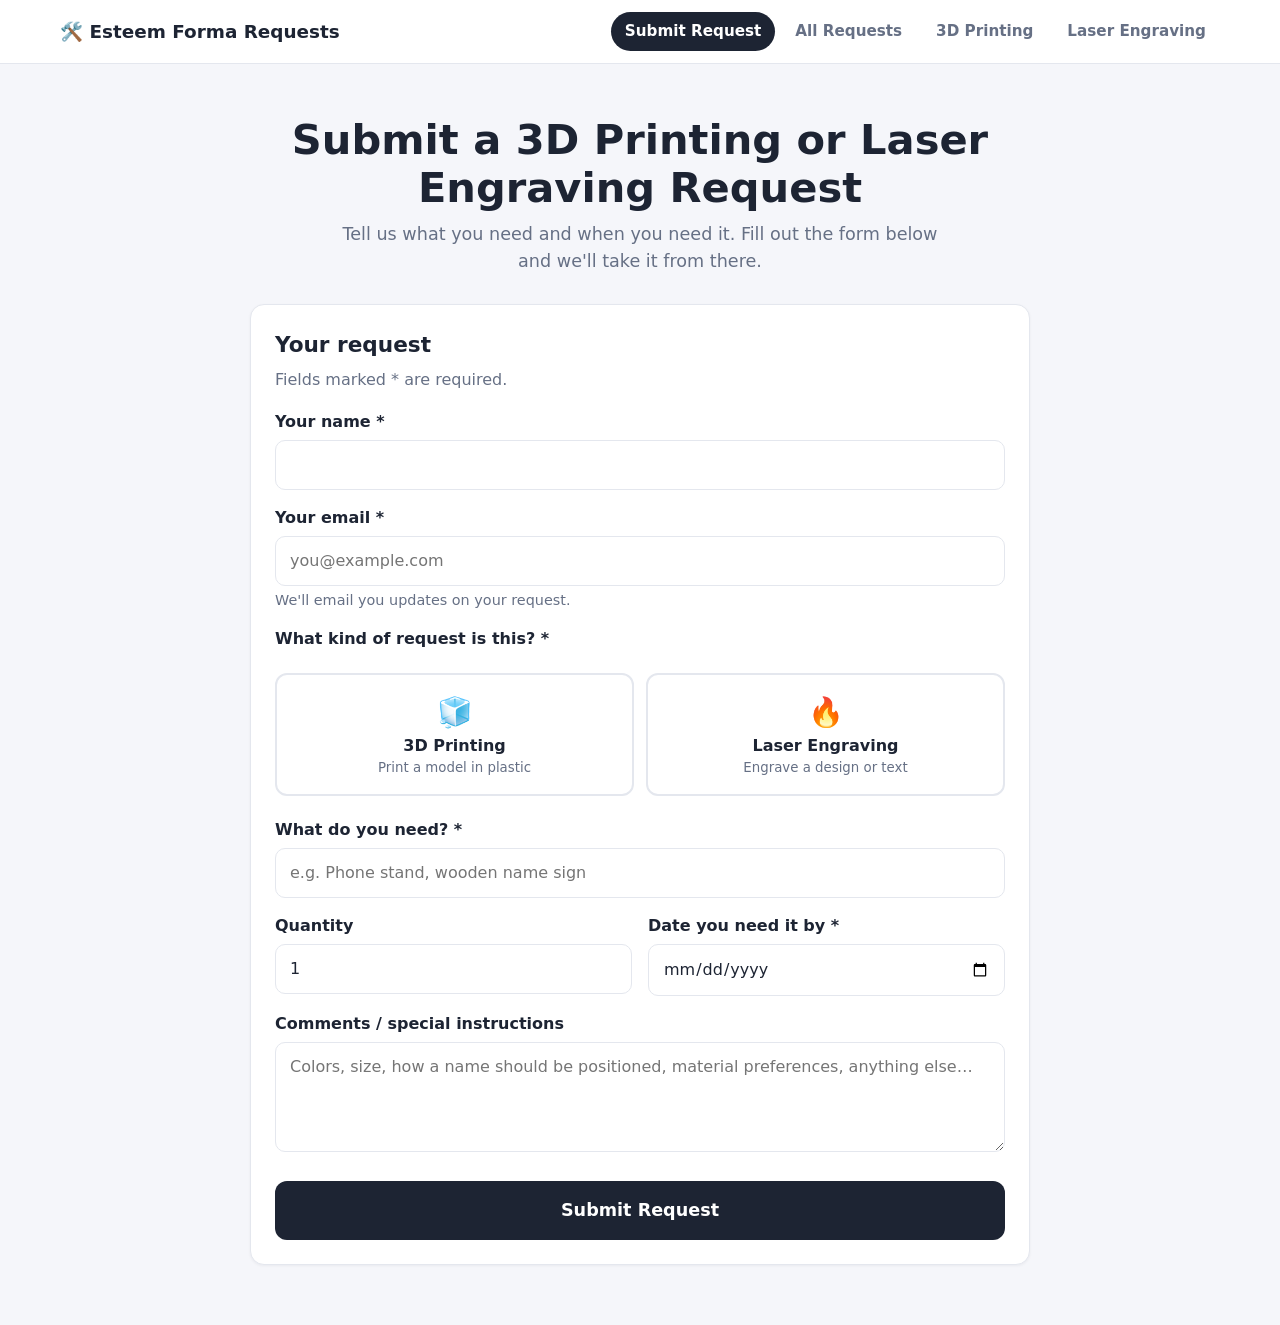
<file: index.html>
<!DOCTYPE html><html lang="en"><head><meta charset="utf-8">
<meta name="viewport" content="width=device-width,initial-scale=1"><title>Submit a 3D Printing or Laser Engraving Request</title>
<link rel="stylesheet" href="style.css"></head><body>
<header class="top" id="nav"></header>
<main class="narrow">
<section class="hero"><h1>Submit a 3D Printing or Laser Engraving Request</h1>
<p>Tell us what you need and when you need it. Fill out the form below and we'll take it from there.</p></section>
<div id="demo"></div>

<section class="card" id="formCard">
<h2>Your request</h2><p class="sub">Fields marked * are required.</p>
<form id="reqForm" novalidate>
<label for="name">Your name *</label><input id="name" autocomplete="name" required><div class="err">Please enter your name.</div>
<label for="email">Your email *</label><input id="email" type="email" autocomplete="email" placeholder="you@example.com"><div class="err">Please enter a valid email address.</div><div class="hint">We'll email you updates on your request.</div>
<label>What kind of request is this? *</label>
<div class="types">
<label class="type"><input type="radio" name="type" value="3D Printing"><div class="d3"><span>🧊</span>3D Printing<small>Print a model in plastic</small></div></label>
<label class="type"><input type="radio" name="type" value="Laser Engraving"><div class="ls"><span>🔥</span>Laser Engraving<small>Engrave a design or text</small></div></label>
</div><div class="err" id="typeErr">Please choose 3D Printing or Laser Engraving.</div>

<label for="need">What do you need? *</label><input id="need" placeholder="e.g. Phone stand, wooden name sign" required><div class="err">Please describe what you need.</div>

<div class="panel" id="p3d">
<div class="callout t3">Looking for a 3D model? Check these sites in this order:</div>
<div class="sites">
<a class="site c3" href="https://makerworld.com/en" target="_blank" rel="noopener"><span class="n">1</span><div>MakerWorld<small>Check here first</small></div><span class="go">↗</span></a>
<a class="site c3" href="https://www.thingiverse.com/" target="_blank" rel="noopener"><span class="n">2</span><div>Thingiverse<small>Check here second</small></div><span class="go">↗</span></a>
<a class="site c3" href="https://www.printables.com/" target="_blank" rel="noopener"><span class="n">3</span><div>Printables<small>Check here third</small></div><span class="go">↗</span></a>
</div>
<label for="link3d">Link to the model *</label><input id="link3d" type="url" placeholder="https://...">
<div class="err">Please paste a link starting with http:// or https://</div>
<div class="hint">Paste the link from one of the sites above.</div>
<label for="colors">Colors wanted *</label><input id="colors" placeholder="e.g. Blue and white"><div class="err">Please tell us which color(s) you want.</div>
</div>

<div class="panel" id="plaser">
<div class="callout tl">Looking for a laser engraving design? Check these sites:</div>
<div class="sites">
<a class="site cl" href="https://www.atomm.com/" target="_blank" rel="noopener"><span class="n">1</span><div>Atomm<small>Free laser designs</small></div><span class="go">↗</span></a>
<a class="site cl" href="https://www.ponoko.com/free-laser-cutting-files-templates" target="_blank" rel="noopener"><span class="n">2</span><div>Ponoko<small>Free laser files &amp; templates</small></div><span class="go">↗</span></a>
</div>
<label for="etext">Text to engrave <small>(if any)</small></label><input id="etext" placeholder="e.g. Sarah M.">
<label for="linkL">Design / file link <small>(optional)</small></label><input id="linkL" type="url" placeholder="https://...">
<div class="err">Please paste a link starting with http:// or https://</div>
<label for="img">Upload an image <small>(optional)</small></label><input id="img" type="file" accept="image/*"><div class="hint" id="imgNote">JPG or PNG works best.</div>
<div class="hint">No design? No problem — just type the text you want engraved.</div>
<div class="err" id="laserErr">Please enter text to engrave or a design link.</div>
</div>

<div class="row"><div><label for="qty">Quantity</label><input id="qty" type="number" min="1" value="1"></div>
<div><label for="due">Date you need it by *</label><input id="due" type="date" required><div class="err">Please choose a date.</div></div></div>

<label for="comments">Comments / special instructions</label>
<textarea id="comments" placeholder="Colors, size, how a name should be positioned, material preferences, anything else…"></textarea>
<input class="hp" id="website" tabindex="-1" autocomplete="off" aria-hidden="true">
<button class="btn big" id="go" type="submit">Submit Request</button>
<div class="err" id="fail" style="text-align:center"></div>
</form>
<div class="done" id="done"><div class="tick">✓</div><h2>Request received!</h2>
<p>Thank you, <b id="dName"></b>. Your request number is</p><div class="num">#<span id="dNum"></span></div>
<p class="sub">Please keep this number for your records.</p><button class="btn" onclick="location.reload()">Submit another request</button></div>
</section>

</main>
<script src="config.js"></script><script src="app.js"></script></body></html>
</file>
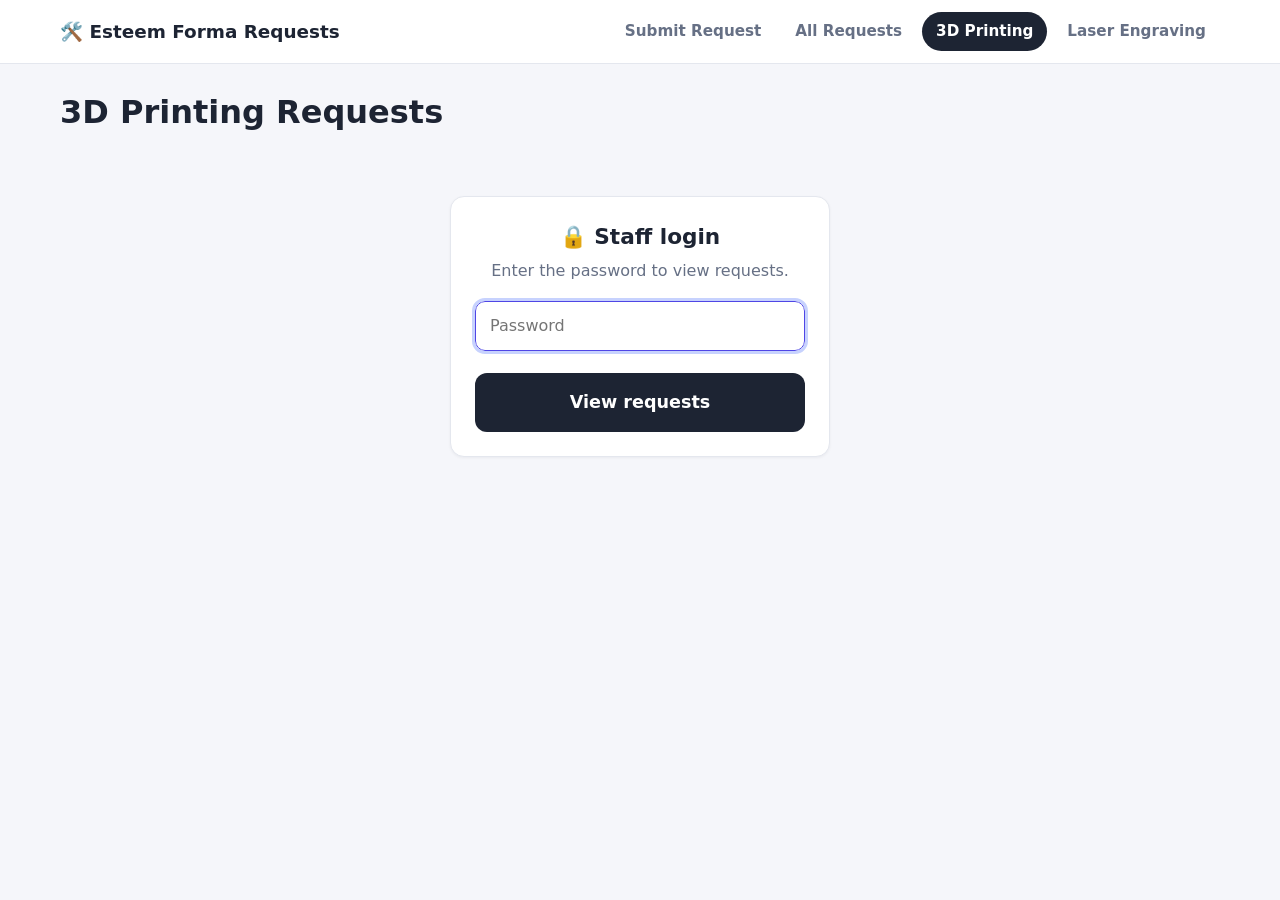
<file: 3D Printing Claude Chat.html>
<!DOCTYPE html><html lang="en"><head><meta charset="utf-8"><meta name="viewport" content="width=device-width,initial-scale=1">
<title>3D Printing Requests</title><link rel="stylesheet" href="style.css"></head><body data-view="3d">
<header class="top" id="nav"></header><main><h1 style="margin:0">3D Printing Requests</h1><div id="app"></div></main>
<script src="config.js"></script><script src="app.js"></script></body></html>
</file>
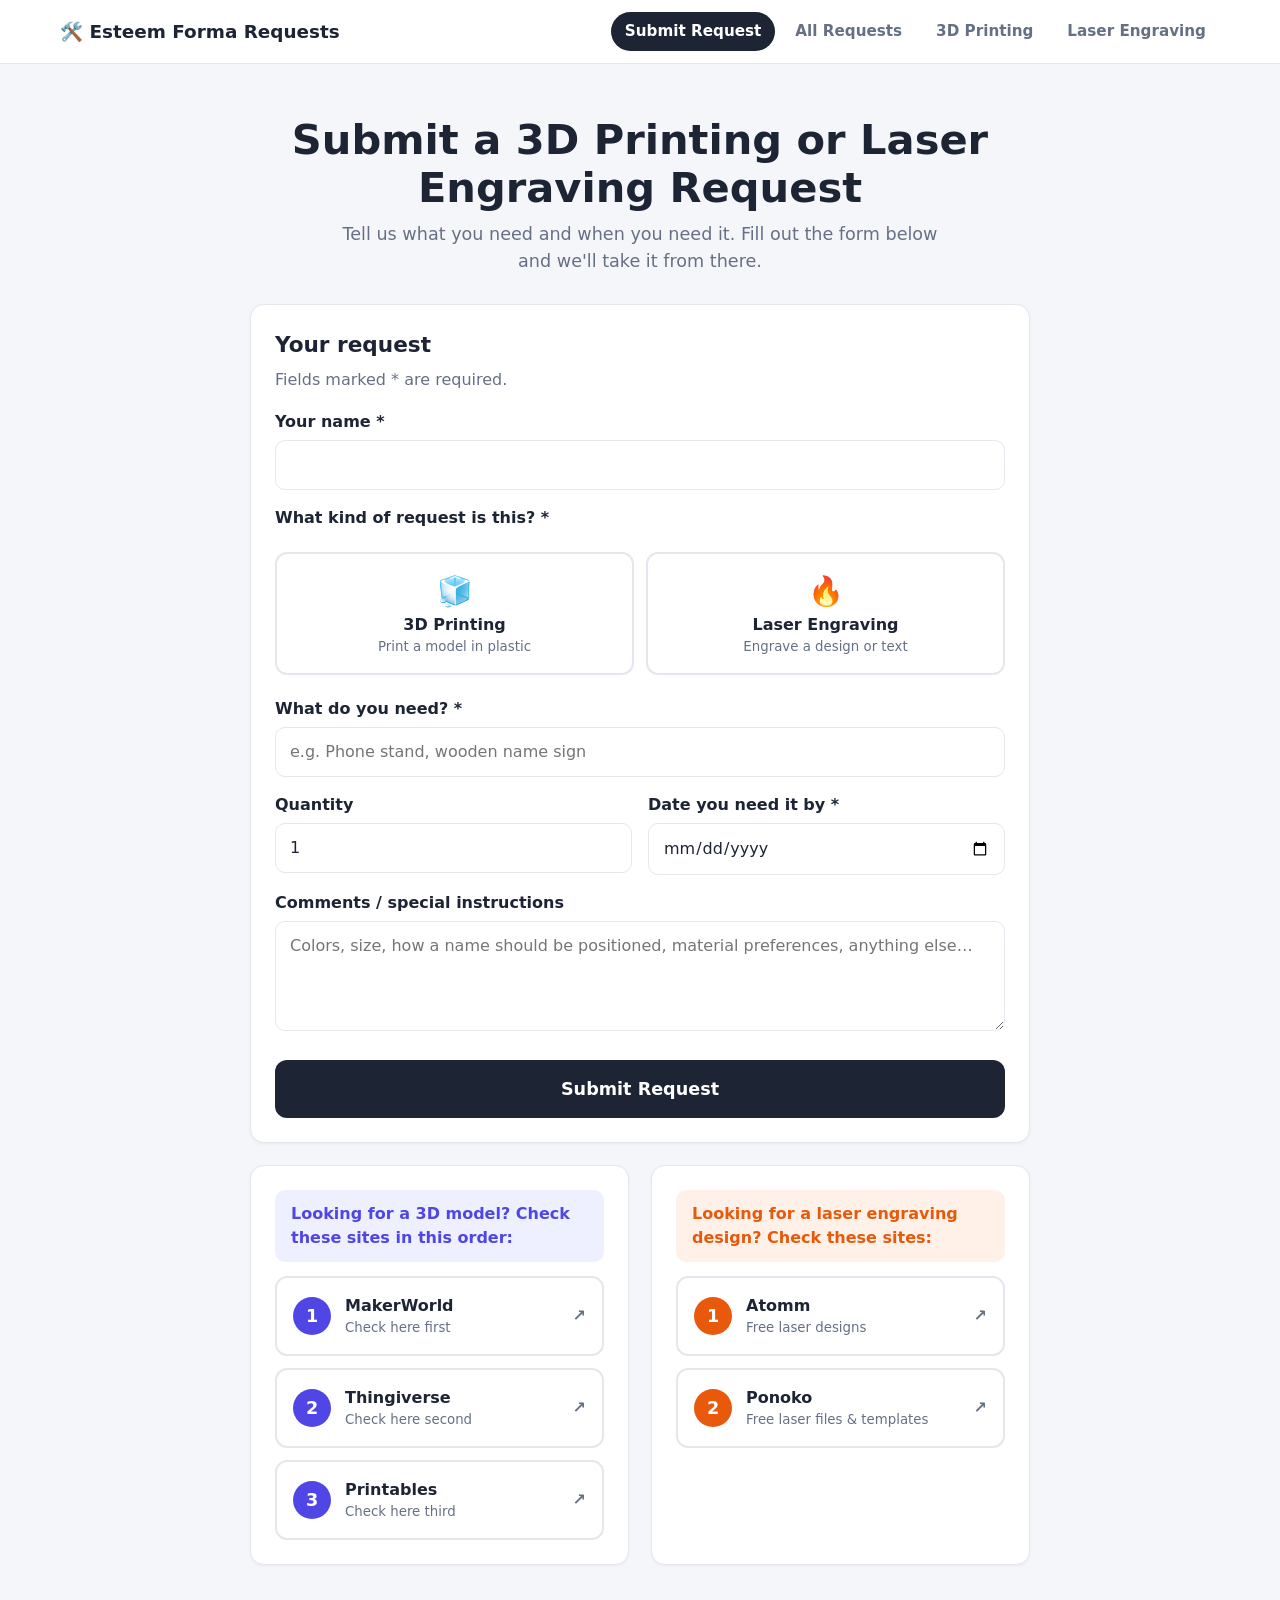
<file: First Chat with Claude (1).html>
<!DOCTYPE html><html lang="en"><head><meta charset="utf-8">
<meta name="viewport" content="width=device-width,initial-scale=1"><title>Submit a 3D Printing or Laser Engraving Request</title>
<link rel="stylesheet" href="style.css"></head><body>
<header class="top" id="nav"></header>
<main class="narrow">
<section class="hero"><h1>Submit a 3D Printing or Laser Engraving Request</h1>
<p>Tell us what you need and when you need it. Fill out the form below and we'll take it from there.</p></section>
<div id="demo"></div>

<section class="card" id="formCard">
<h2>Your request</h2><p class="sub">Fields marked * are required.</p>
<form id="reqForm" novalidate>
<label for="name">Your name *</label><input id="name" autocomplete="name" required><div class="err">Please enter your name.</div>
<label>What kind of request is this? *</label>
<div class="types">
<label class="type"><input type="radio" name="type" value="3D Printing"><div class="d3"><span>🧊</span>3D Printing<small>Print a model in plastic</small></div></label>
<label class="type"><input type="radio" name="type" value="Laser Engraving"><div class="ls"><span>🔥</span>Laser Engraving<small>Engrave a design or text</small></div></label>
</div><div class="err" id="typeErr">Please choose 3D Printing or Laser Engraving.</div>

<label for="need">What do you need? *</label><input id="need" placeholder="e.g. Phone stand, wooden name sign" required><div class="err">Please describe what you need.</div>

<div class="panel" id="p3d">
<label for="link3d">Link to the model *</label><input id="link3d" type="url" placeholder="https://...">
<div class="err">Please paste a link starting with http:// or https://</div>
<div class="hint">Use a link from <a href="#sites3d">MakerWorld, Thingiverse or Printables</a> (see below).</div>
<label for="colors">Colors wanted <small>(optional)</small></label><input id="colors" placeholder="e.g. Blue and white">
</div>

<div class="panel" id="plaser">
<label for="etext">Text to engrave <small>(if any)</small></label><input id="etext" placeholder="e.g. Sarah M.">
<label for="linkL">Design / file link <small>(optional)</small></label><input id="linkL" type="url" placeholder="https://...">
<div class="err">Please paste a link starting with http:// or https://</div>
<div class="hint">No design? No problem — just type the text above. Ideas: <a href="#sitesL">design sites below</a>.</div>
<div class="err" id="laserErr">Please enter text to engrave or a design link.</div>
</div>

<div class="row"><div><label for="qty">Quantity</label><input id="qty" type="number" min="1" value="1"></div>
<div><label for="due">Date you need it by *</label><input id="due" type="date" required><div class="err">Please choose a date.</div></div></div>

<label for="comments">Comments / special instructions</label>
<textarea id="comments" placeholder="Colors, size, how a name should be positioned, material preferences, anything else…"></textarea>
<input class="hp" id="website" tabindex="-1" autocomplete="off" aria-hidden="true">
<button class="btn big" id="go" type="submit">Submit Request</button>
<div class="err" id="fail" style="text-align:center"></div>
</form>
<div class="done" id="done"><div class="tick">✓</div><h2>Request received!</h2>
<p>Thank you, <b id="dName"></b>. Your request number is</p><div class="num">#<span id="dNum"></span></div>
<p class="sub">Please keep this number for your records.</p><button class="btn" onclick="location.reload()">Submit another request</button></div>
</section>

<div class="two">
<section class="card" id="sites3d"><div class="callout t3">Looking for a 3D model? Check these sites in this order:</div>
<div class="sites">
<a class="site c3" href="https://makerworld.com/en" target="_blank" rel="noopener"><span class="n">1</span><div>MakerWorld<small>Check here first</small></div><span class="go">↗</span></a>
<a class="site c3" href="https://www.thingiverse.com/" target="_blank" rel="noopener"><span class="n">2</span><div>Thingiverse<small>Check here second</small></div><span class="go">↗</span></a>
<a class="site c3" href="https://www.printables.com/" target="_blank" rel="noopener"><span class="n">3</span><div>Printables<small>Check here third</small></div><span class="go">↗</span></a>
</div></section>
<section class="card" id="sitesL"><div class="callout tl">Looking for a laser engraving design? Check these sites:</div>
<div class="sites">
<a class="site cl" href="https://www.atomm.com/" target="_blank" rel="noopener"><span class="n">1</span><div>Atomm<small>Free laser designs</small></div><span class="go">↗</span></a>
<a class="site cl" href="https://www.ponoko.com/free-laser-cutting-files-templates" target="_blank" rel="noopener"><span class="n">2</span><div>Ponoko<small>Free laser files &amp; templates</small></div><span class="go">↗</span></a>
</div></section></div>
</main>
<script src="config.js"></script><script src="app.js"></script></body></html>
</file>
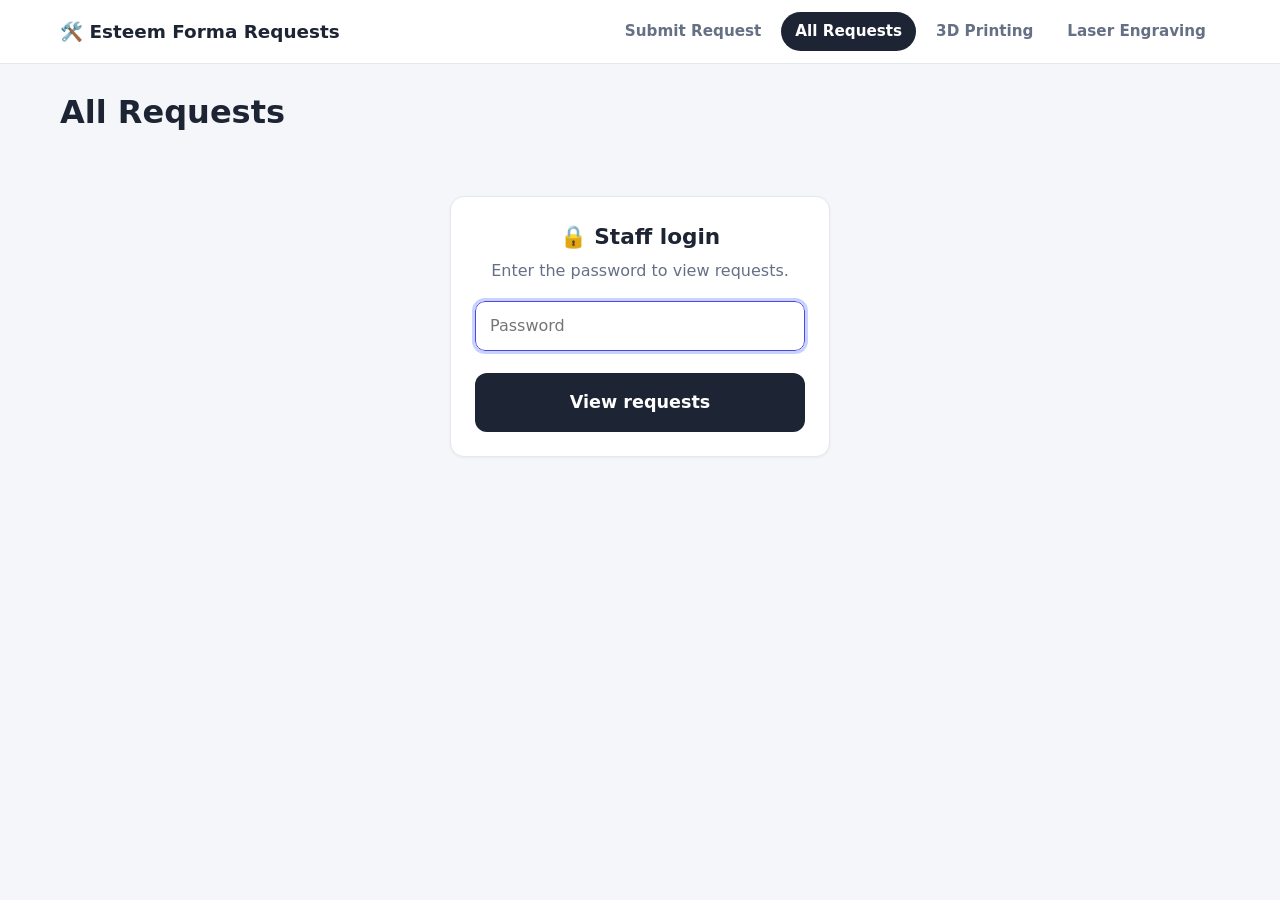
<file: First Chat with Claude.html>
<!DOCTYPE html><html lang="en"><head><meta charset="utf-8"><meta name="viewport" content="width=device-width,initial-scale=1">
<title>All Requests</title><link rel="stylesheet" href="style.css"></head><body data-view="all">
<header class="top" id="nav"></header><main><h1 style="margin:0">All Requests</h1><div id="app"></div></main>
<script src="config.js"></script><script src="app.js"></script></body></html>
</file>
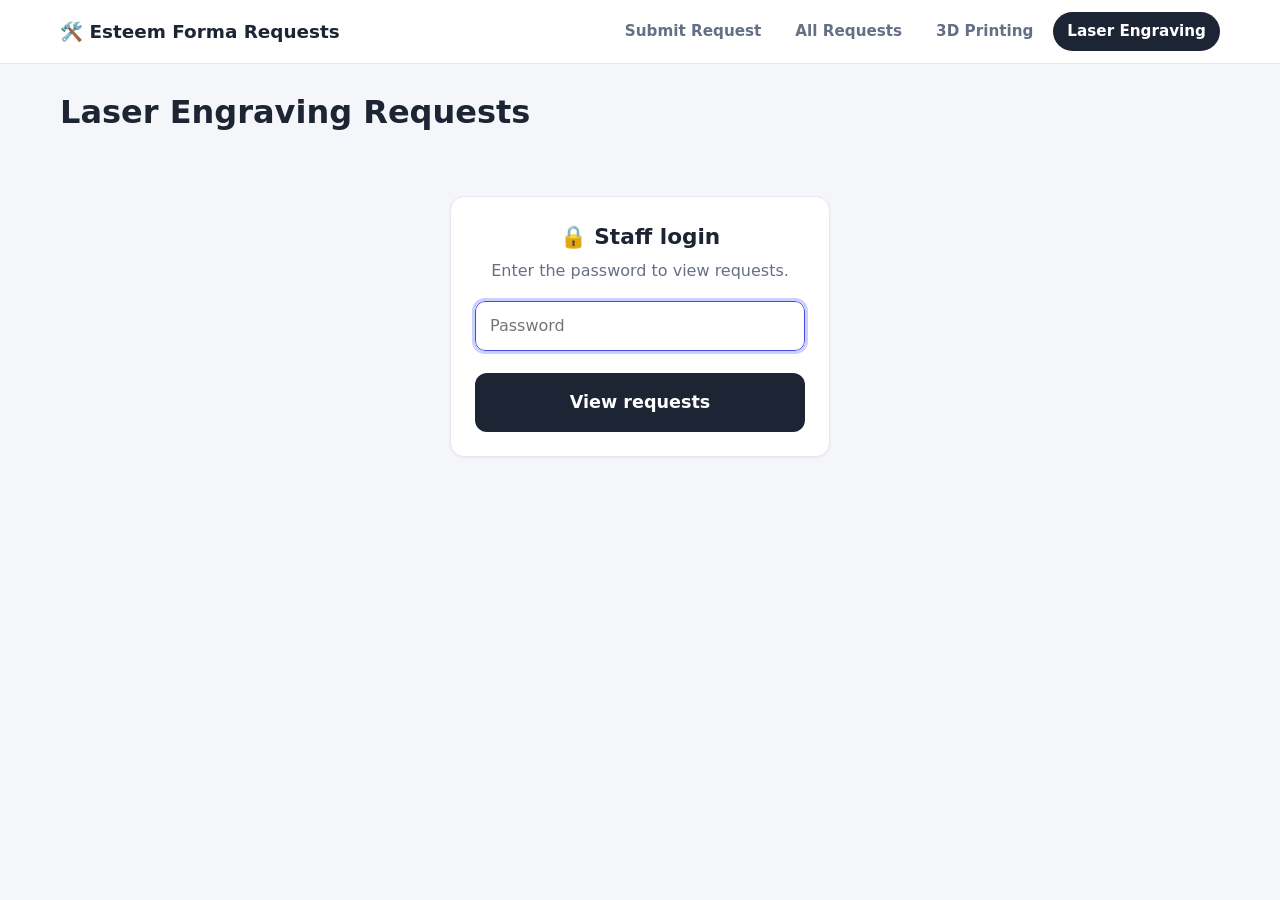
<file: Laser Engraving Claude Chat.html>
<!DOCTYPE html><html lang="en"><head><meta charset="utf-8"><meta name="viewport" content="width=device-width,initial-scale=1">
<title>Laser Engraving Requests</title><link rel="stylesheet" href="style.css"></head><body data-view="laser">
<header class="top" id="nav"></header><main><h1 style="margin:0">Laser Engraving Requests</h1><div id="app"></div></main>
<script src="config.js"></script><script src="app.js"></script></body></html>
</file>
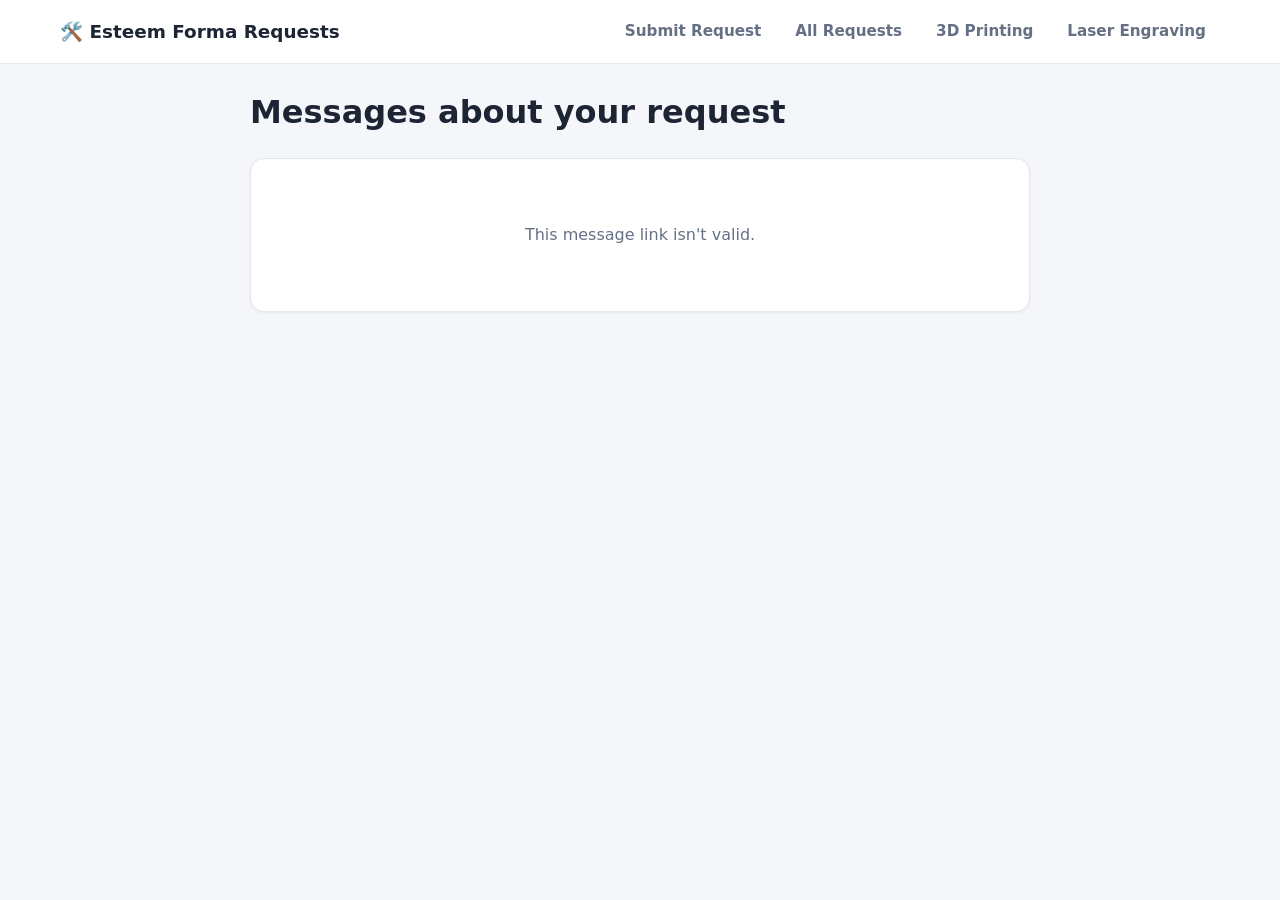
<file: message.html>
<!DOCTYPE html><html lang="en"><head><meta charset="utf-8"><meta name="viewport" content="width=device-width,initial-scale=1">
<title>Messages</title><link rel="stylesheet" href="style.css"></head><body data-view="chat">
<header class="top" id="nav"></header><main class="narrow"><h1 style="margin:0">Messages about your request</h1><div class="card" id="app"></div></main>
<script src="config.js"></script><script src="app.js"></script></body></html>
</file>
<file: style.css>
:root{--bg:#f5f6fa;--card:#fff;--text:#1d2433;--muted:#667085;--line:#e4e7ee;--p3d:#4f46e5;--p3d-bg:#eef0ff;--laser:#e8590c;--laser-bg:#fff1e8;--ok:#12a150;--r:14px}
*{box-sizing:border-box}html{scroll-behavior:smooth}
body{margin:0;font:16px/1.5 system-ui,-apple-system,"Segoe UI",Roboto,sans-serif;background:var(--bg);color:var(--text)}
a{color:inherit}
header.top{background:#fff;border-bottom:1px solid var(--line);position:sticky;top:0;z-index:10}
.bar{max-width:1200px;margin:auto;padding:12px 20px;display:flex;flex-wrap:wrap;gap:12px;align-items:center;justify-content:space-between}
.brand{font-weight:800;font-size:1.15rem;text-decoration:none}
nav{display:flex;flex-wrap:wrap;gap:6px}
nav a{text-decoration:none;padding:8px 14px;border-radius:999px;font-weight:600;font-size:.95rem;color:var(--muted)}
nav a:hover{background:var(--bg)}nav a.on{background:var(--text);color:#fff}
main{max-width:1200px;margin:auto;padding:24px 20px 60px}
.narrow{max-width:820px}
.hero{text-align:center;padding:28px 0 8px}.hero h1{font-size:clamp(1.8rem,5vw,2.6rem);margin:0 0 10px;line-height:1.15}
.hero p{color:var(--muted);font-size:1.1rem;margin:0 auto;max-width:600px}
.card{background:var(--card);border:1px solid var(--line);border-radius:var(--r);padding:24px;margin-top:22px;box-shadow:0 1px 3px rgba(16,24,40,.05)}
h2{margin:0 0 6px;font-size:1.35rem}.sub{color:var(--muted);margin:0 0 18px}
label{display:block;font-weight:600;margin:16px 0 6px}label small{font-weight:400;color:var(--muted)}
input,select,textarea{width:100%;padding:12px 14px;font:inherit;border:1.5px solid var(--line);border-radius:10px;background:#fff;color:var(--text)}
input:focus,select:focus,textarea:focus{outline:3px solid #c7d2fe;border-color:var(--p3d)}
textarea{min-height:110px;resize:vertical}
.row{display:grid;grid-template-columns:1fr 1fr;gap:0 16px}
.hint{color:var(--muted);font-size:.9rem;margin-top:4px}
.types{display:grid;grid-template-columns:1fr 1fr;gap:12px}
.type{position:relative}.type input{position:absolute;opacity:0;inset:0;cursor:pointer;height:100%}
.type div{border:2px solid var(--line);border-radius:12px;padding:16px;text-align:center;font-weight:700;background:#fff}
.type span{display:block;font-size:1.8rem}.type small{display:block;font-weight:400;color:var(--muted)}
.type input:checked+div.d3{border-color:var(--p3d);background:var(--p3d-bg)}
.type input:checked+div.ls{border-color:var(--laser);background:var(--laser-bg)}
.type input:focus-visible+div{outline:3px solid #c7d2fe}
.panel{display:none;border-radius:12px;padding:4px 18px 18px;margin-top:16px}
.panel.show{display:block}#p3d{background:var(--p3d-bg)}#plaser{background:var(--laser-bg)}
.btn{display:inline-block;border:0;cursor:pointer;background:var(--text);color:#fff;font:inherit;font-weight:700;padding:14px 26px;border-radius:12px;text-decoration:none}
.btn.big{width:100%;font-size:1.1rem;margin-top:22px;padding:16px}.btn:hover{opacity:.9}.btn:disabled{opacity:.5}
.btn.ghost{background:#fff;color:var(--text);border:1.5px solid var(--line)}
.err{color:#b42318;font-size:.9rem;margin-top:4px;display:none}.bad+.err,.bad ~ .err{display:block}.bad{border-color:#b42318!important}
.hp{position:absolute;left:-9999px}
.sites{display:grid;gap:12px}
.site{display:flex;align-items:center;gap:14px;padding:16px;border-radius:12px;text-decoration:none;border:2px solid var(--line);background:#fff;font-weight:700}
.site:hover{transform:translateY(-1px);box-shadow:0 4px 12px rgba(16,24,40,.1)}
.site .n{width:38px;height:38px;border-radius:50%;display:grid;place-items:center;color:#fff;flex:none;font-size:1.1rem}
.site small{display:block;font-weight:400;color:var(--muted)}.site .go{margin-left:auto;color:var(--muted)}
.c3 .n{background:var(--p3d)}.c3:hover{border-color:var(--p3d)}.cl .n{background:var(--laser)}.cl:hover{border-color:var(--laser)}
.callout{padding:12px 16px;border-radius:10px;font-weight:700;margin-bottom:14px}
.two{display:grid;grid-template-columns:1fr 1fr;gap:22px}.two .card{margin-top:22px}
.done{text-align:center;display:none}.done .tick{width:70px;height:70px;border-radius:50%;background:var(--ok);color:#fff;font-size:2.2rem;display:grid;place-items:center;margin:0 auto 12px}
.done .num{font-size:2rem;font-weight:800}
.banner{background:#fff8e1;border:1px solid #ffe08a;padding:10px 14px;border-radius:10px;margin-top:16px;font-size:.92rem}
.stats{display:grid;grid-template-columns:repeat(4,1fr);gap:12px;margin:14px 0}
.stat{background:#fff;border:1px solid var(--line);border-radius:12px;padding:14px}.stat b{font-size:1.7rem;display:block}.stat span{color:var(--muted);font-size:.9rem}
.tools{display:flex;flex-wrap:wrap;gap:10px;margin:8px 0 14px}.tools input{flex:2;min-width:180px}.tools select{flex:1;min-width:140px}
.wrap{overflow:auto;background:#fff;border:1px solid var(--line);border-radius:12px}
table{border-collapse:collapse;width:100%;font-size:.93rem}
th{position:sticky;top:0;background:#f8f9fc;text-align:left;padding:11px 12px;border-bottom:1px solid var(--line);white-space:nowrap;cursor:pointer;user-select:none}
th:hover{background:#eef0f6}td{padding:10px 12px;border-bottom:1px solid var(--line);vertical-align:top}
tr:hover td{background:#fafbff}td.c{min-width:220px;max-width:340px;white-space:pre-wrap}
.pill{display:inline-block;padding:2px 10px;border-radius:999px;font-size:.8rem;font-weight:700;white-space:nowrap}
.t3{background:var(--p3d-bg);color:var(--p3d)}.tl{background:var(--laser-bg);color:var(--laser)}
.soon{background:#fff4d6;color:#8a5a00}.late{background:#fde4e1;color:#b42318}
select.st{width:auto;padding:6px 8px;font-weight:700;border-radius:8px}
.s-New{background:#e0efff;color:#175cd3}.s-In\ Progress{background:#fff4d6;color:#8a5a00}.s-Completed{background:#dcf5e5;color:#087443}.s-Cancelled{background:#eee;color:#555}
.empty{padding:40px;text-align:center;color:var(--muted)}
.login{max-width:380px;margin:60px auto;text-align:center}
@media(max-width:720px){.row,.two,.types{grid-template-columns:1fr}.stats{grid-template-columns:1fr 1fr}.card{padding:18px}}

.panel .callout{background:#fff;margin-top:16px}.panel .sites{margin-bottom:4px}

.btn.sm{padding:6px 12px;font-size:.85rem;border-radius:8px}
dialog{border:0;border-radius:var(--r);padding:20px;width:min(560px,94vw);box-shadow:0 10px 40px rgba(0,0,0,.25)}dialog::backdrop{background:rgba(0,0,0,.4)}
.dh{display:flex;justify-content:space-between;align-items:center;margin-bottom:12px}
.chat{display:flex;flex-direction:column;gap:8px;max-height:45vh;overflow:auto;margin-bottom:12px}
.bub{padding:10px 14px;border-radius:14px;max-width:85%;white-space:pre-wrap}.bub small{display:block;color:var(--muted);font-size:.75rem}
.bub.me{align-self:flex-end;background:var(--p3d-bg)}.bub.them{align-self:flex-start;background:#f1f2f6}
</file>
